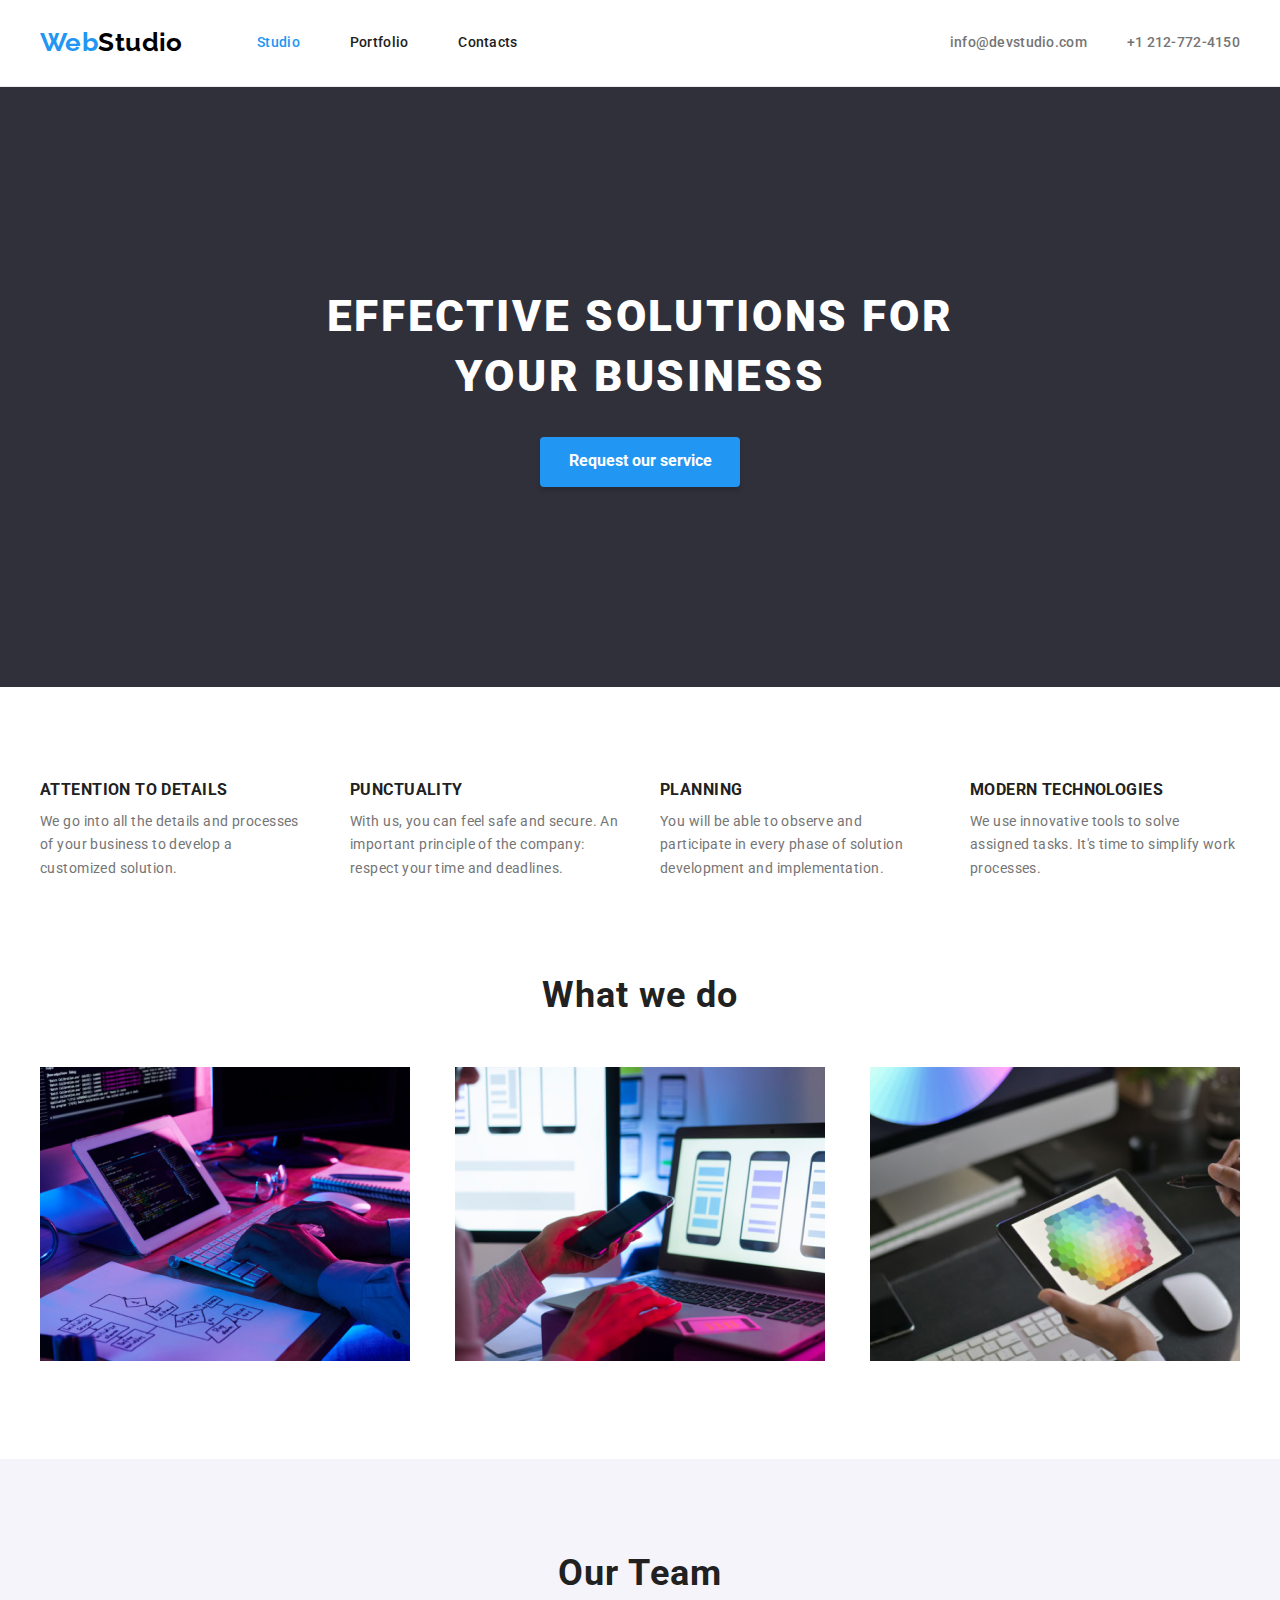
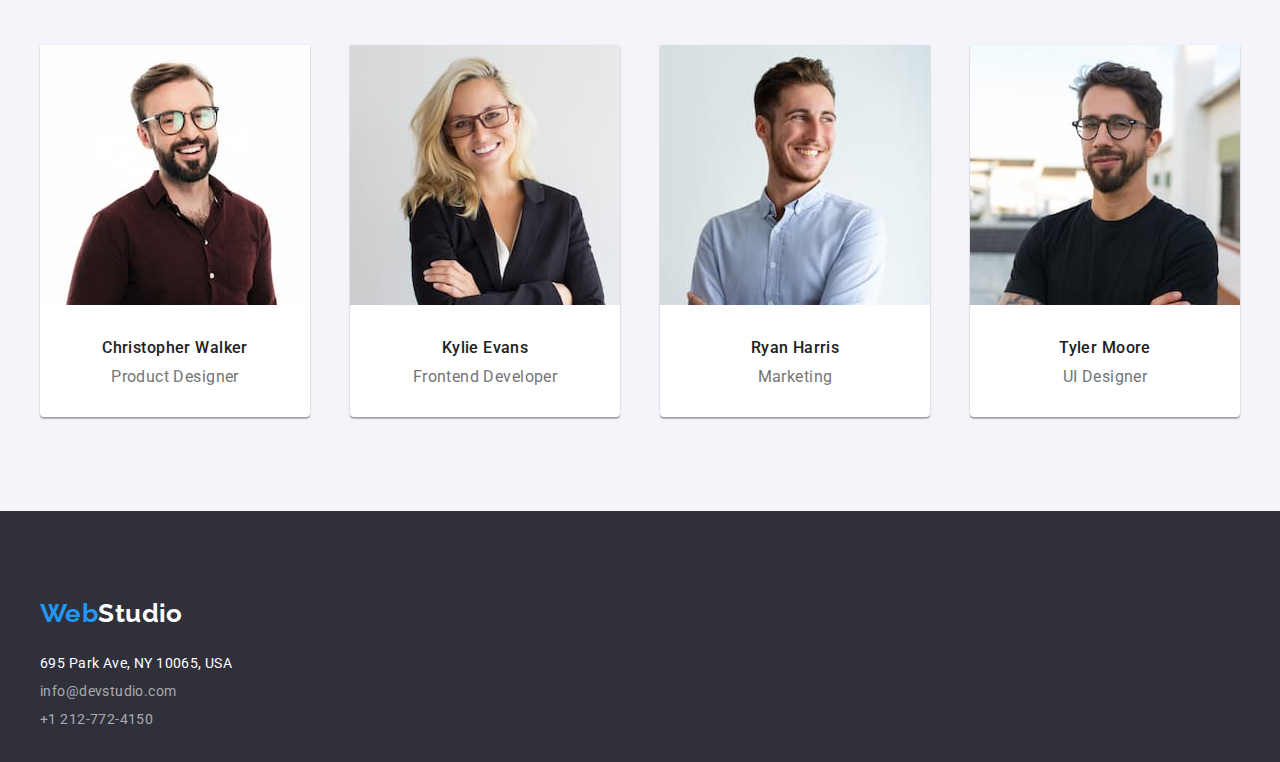
<file: index.html>
<!DOCTYPE html>
<html lang="en">
  <head>
    <meta charset="UTF-8" />
    <meta http-equiv="X-UA-Compatible" content="IE=edge" />
    <meta name="viewport" content="width=device-width, initial-scale=1.0" />
    <link rel="shortcut icon" type="x-icon" href="./images/logo.png" >
    <link rel="stylesheet" href="https://cdnjs.cloudflare.com/ajax/libs/modern-normalize/1.0.0/modern-normalize.min.css"/>
    <link rel="stylesheet" href="css/styles.css">
    <link rel="preconnect" href="https://fonts.googleapis.com">
    <link rel="preconnect" href="https://fonts.gstatic.com" crossorigin>
    <link href="https://fonts.googleapis.com/css2?family=Raleway:wght@700&family=Roboto:wght@400;500;700;900&display=swap" rel="stylesheet">
    <title>Web Studio</title>
  </head>
  <body>
    <header class="header">
      <section class="header-section container">
        <a href="index.html" class="logo">Web<spam class="logo-header">Studio</spam></a>
        <nav class="nav-link">
          <ul class="nav-link-list">
            <li><a href="index.html" class="nav-link-item current">Studio</a></li>
            <li><a href="portfolio.html" class="nav-link-item">Portfolio</a></li>
            <li><a href="#" class="nav-link-item">Contacts</a></li>
          </ul>
        </nav>
        <ul class="nav-contact-list">
          <li>
            <a href="mailto:info@devstudio.com" class="nav-contact">info@devstudio.com</a>
          </li>
          <li>
            <a href="tel:+12127724150" class="nav-contact">+1 212-772-4150</a>
          </li>
        </ul>
      </section>
    </header>
    <main>
      <section class="hero-section">
        <div class="hero-container container">
          <div>
            <h1 class="hero-title">EFFECTIVE SOLUTIONS FOR <br> YOUR BUSINESS</h1>
          </div>
          <div>
            <button type="button" class="hero-button">Request our service</button>
          </div>
        </div>
      </section>
      <section class="description-container container">
        <ul class="description-item unstyled-list">
          <li>
            <h3 class="description-title">ATTENTION TO DETAILS</h3>
            <p class="description-details">
              We go into all the details and processes of your business to develop
              a customized solution.
            </p>
          </li>
          <li>
            <h3 class="description-title">PUNCTUALITY</h3>
            <p class="description-details">
              With us, you can feel safe and secure. An important principle of the
              company: respect your time and deadlines.
            </p>
          </li>
          <li>
            <h3 class="description-title">PLANNING</h3>
            <p class="description-details">
              You will be able to observe and participate in every phase of
              solution development and implementation.
            </p>
          </li>
          <li>
            <h3 class="description-title">MODERN TECHNOLOGIES</h3>
            <p class="description-details">
              We use innovative tools to solve assigned tasks. It's time to
              simplify work processes.
            </p>
          </li>
        </ul>
      </section>
      <section class="what-we-do-section container">
        <h2 class="description-section">What we do</h2>
        <ul class="description-img">
          <li><img src="images/img.jpg" alt="laptop" width="370" /></li>
          <li><img src="images/img1.jpg" alt="telefon" width="370" /></li>
          <li><img src="images/img2.jpg" alt="tableta" width="370" /></li>
        </ul>
      </section>
      <section class="team-section">
        <div class="container">
          <h2 class="description-section">Our Team</h2>
          <ul class="team-list">
            <li class="team-list-item">
              <img src="images/team1.jpg" alt="Christopher Walker Photo" width="270"/>
              <h4 class="team-name">Christopher Walker</h4>
              <p class="team-profession">Product Designer</p>
            </li>
            <li class="team-list-item">
              <img src="images/team2.jpg" alt="Kylie Evans Photo" width="270"/>
              <h4 class="team-name">Kylie Evans</h4>
              <p class="team-profession">Frontend Developer</p>
            </li>
            <li class="team-list-item">
              <img src="images/team3.jpg" alt="Ryan Harris Photo" width="270"/>
              <h4 class="team-name">Ryan Harris</h4>
              <p class="team-profession">Marketing</p>
            </li>
            <li class="team-list-item">
              <img src="images/team4.jpg" alt="Tyler Moore Photo" width="270"/>
              <h4 class="team-name">Tyler Moore</h4>
              <p class="team-profession">UI Designer</p>
            </li>
          </ul>
        </div>
      </section>
    </main>
    <footer class="footer-section">
      <section class="footer-container container">
        <a href="index.html" class="logo">Web<span class="logo-footer">Studio</span></a>
        <address>
          <ul class="footer-contact">
            <li><a href="https://goo.gl/maps/XEtBJHLgHXzXXLZXA" target="_blank" class="contact-address">695 Park Ave, NY 10065, USA</a></li>
            <li><a href="mailto:info@devstudio.com" class="contact-footer">info@devstudio.com</a></li>
            <li><a href="tel:+12127724150" class="contact-footer">+1 212-772-4150</a></li>
          </ul>
        </address>
      </section>
    </footer>
  </body>
</html>
</file>
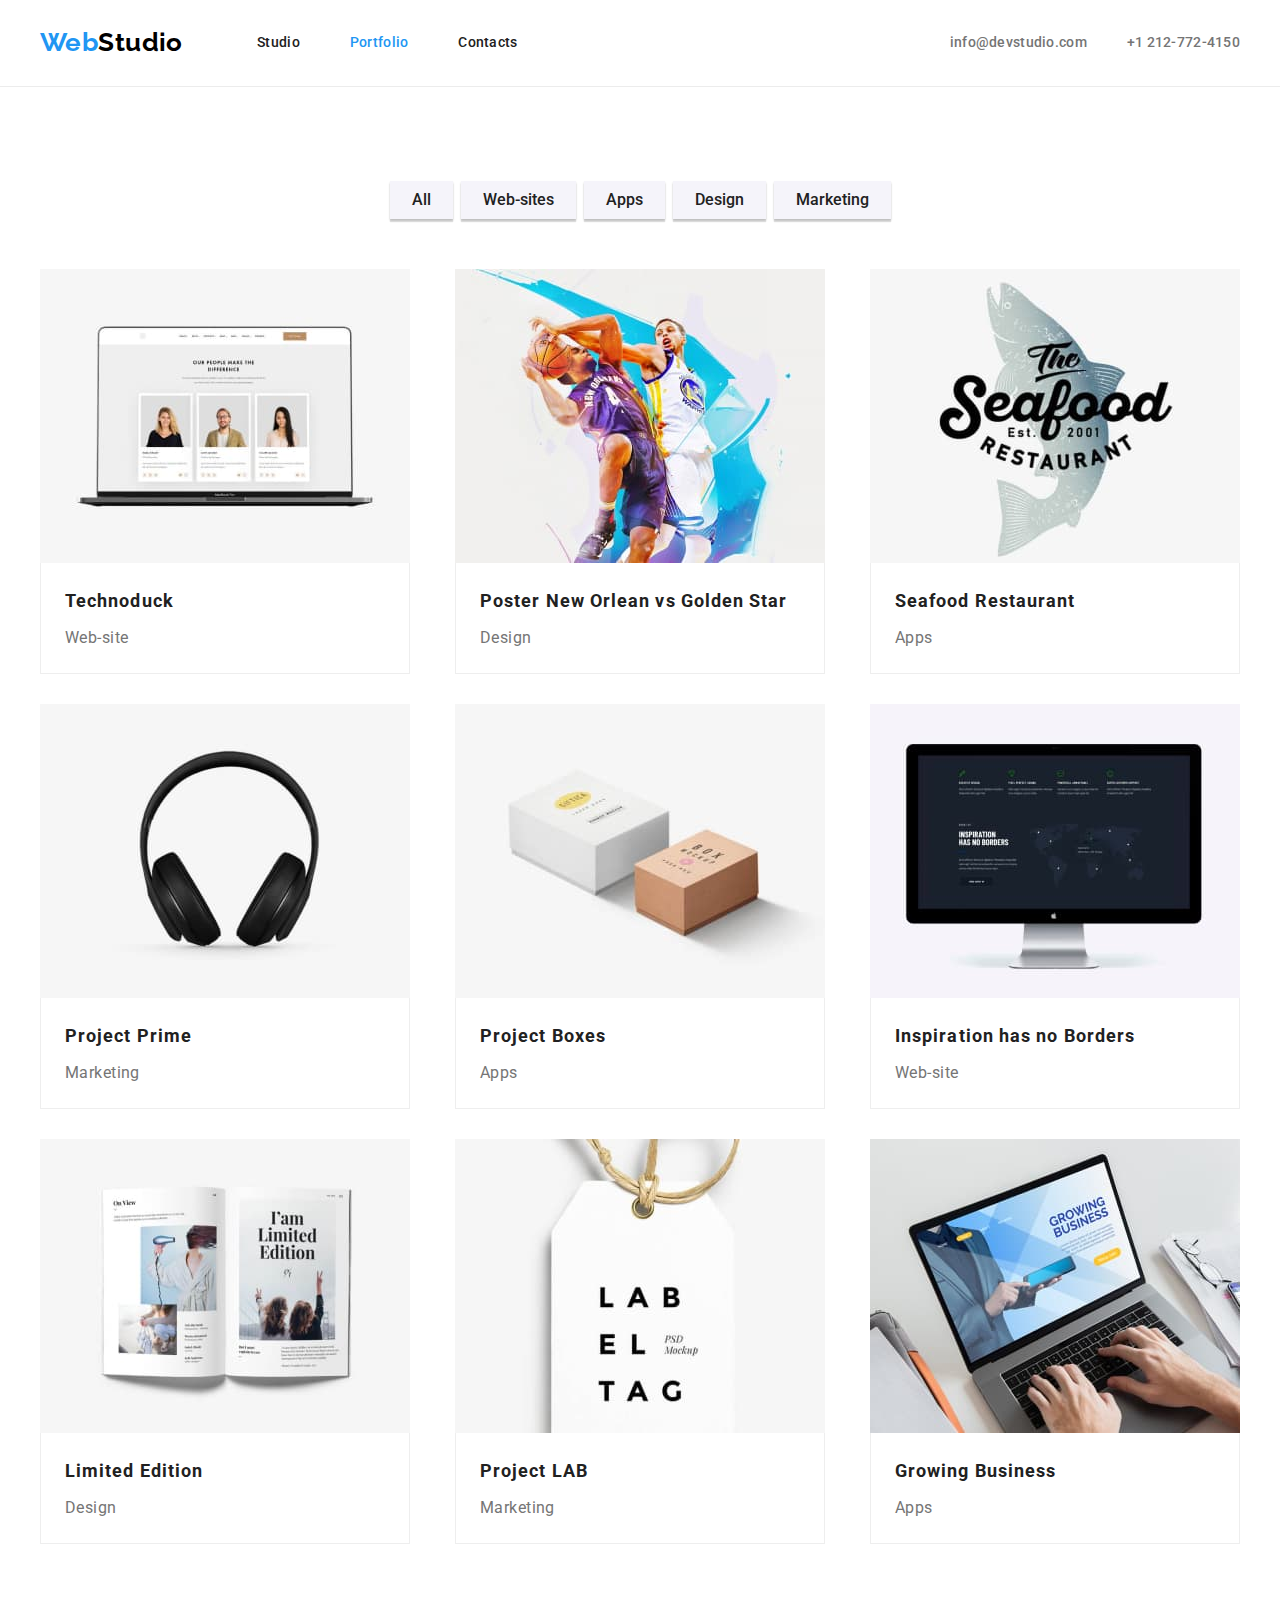
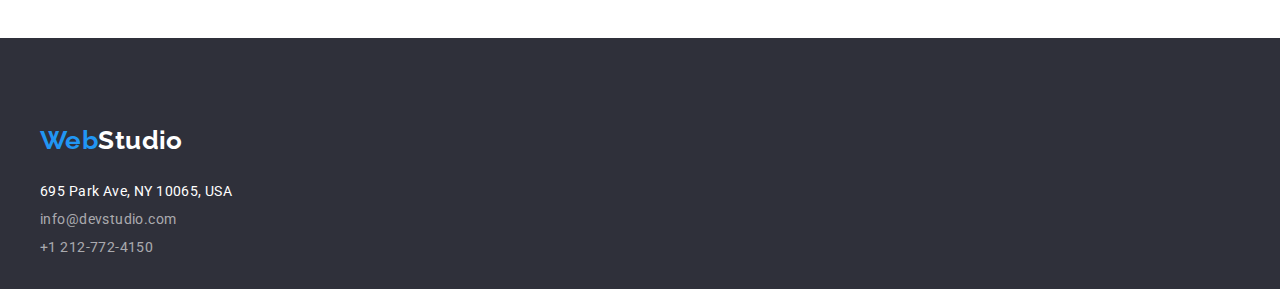
<file: portfolio.html>
<!DOCTYPE html>
<html lang="en">
 <head>
    <meta charset="UTF-8" />
    <meta http-equiv="X-UA-Compatible" content="IE=edge" />
    <meta name="viewport" content="width=device-width, initial-scale=1.0" />
    <link rel="shortcut icon" type="x-icon" href="./images/logo.png" >
    <link rel="stylesheet" href="https://cdnjs.cloudflare.com/ajax/libs/modern-normalize/1.0.0/modern-normalize.min.css"/>
    <link rel="stylesheet" href="css/styles.css">
    <link rel="preconnect" href="https://fonts.googleapis.com">
    <link rel="preconnect" href="https://fonts.gstatic.com" crossorigin>
    <link href="https://fonts.googleapis.com/css2?family=Raleway:wght@700&family=Roboto:wght@400;500;700;900&display=swap" rel="stylesheet">
    <title>Portfolio</title>
  </head>
  <body>
    <header class="header">
      <section class="header-section container">
        <a href="index.html" class="logo">Web<spam class="logo-header">Studio</spam></a>
        <nav class="nav-link">
          <ul class="nav-link-list">
            <li><a href="index.html" class="nav-link-item">Studio</a></li>
            <li><a href="portfolio.html" class="nav-link-item current">Portfolio</a></li>
            <li><a href="#" class="nav-link-item">Contacts</a></li>
          </ul>
        </nav>
        <ul class="nav-contact-list">
          <li>
            <a href="mailto:info@devstudio.com" class="nav-contact">info@devstudio.com</a>
          </li>
          <li>
            <a href="tel:+12127724150" class="nav-contact">+1 212-772-4150</a>
          </li>
        </ul>
      </section>
    </header>
    <main>
      <div class="container-button">
      <ul class="button-list unstyled-list">
        <li><button class="project-examples" type="button">All</button></li>
        <li><button class="project-examples" type="button">Web-sites</button></li>
        <li><button class="project-examples" type="button">Apps</button></li>
        <li><button class="project-examples" type="button">Design</button></li>
        <li><button class="project-examples" type="button">Marketing</button></li>
      </ul>
      </div>
      <div class="container">
        <ul class="project-item unstyled-list">
          <li class="project-item-list">
            <div class="project-img">
              <img src="images/portfolio/web_site_01.jpg" alt="Technoduck portfolio" width="370">
            </div>
              <div class="container-list-project">
              <h3 class="project-list">Technoduck</h3>
              <p class="project-profile">Web-site</p>
              </div>
          </li>
          <li class="project-item-list">
            <div class="project-img">
              <img src="images/portfolio/design_01.jpg" alt="Design portfolio" width="370">
            </div>
              <div class="container-list-project">
              <h3 class="project-list">Poster New Orlean vs Golden Star</h3>
              <p class="project-profile">Design</p>
              </div>
          </li>
          <li class="project-item-list">
            <div class="project-img">
              <img src="images/portfolio/apps_01.jpg" alt="Apps portfolio" width="370">
            </div>
              <div class="container-list-project">
              <h3 class="project-list">Seafood Restaurant </h3>
              <p class="project-profile">Apps</p>
              </div>
          </li>
          <li class="project-item-list">
            <div class="project-img">
              <img src="images/portfolio/marketing_01.jpg" alt="Marketing portfolio" width="370">
            </div>
              <div class="container-list-project">
              <h3 class="project-list">Project Prime</h3>
              <p class="project-profile">Marketing</p>
              </div>
          </li>
          <li class="project-item-list">
            <div class="project-img">
              <img src="images/portfolio/apps_02.jpg" alt="Apps portfolio" width="370">
            </div>
              <div class="container-list-project">
              <h3 class="project-list">Project Boxes</h3>
              <p class="project-profile">Apps</p>
              </div>
          </li>
          <li class="project-item-list">
            <div class="project-img">
              <img src="images/portfolio/web_site_02.jpg" alt="Web-site portfolio" width="370">
            </div>
              <div class="container-list-project">
              <h3 class="project-list">Inspiration has no Borders</h3>
              <p class="project-profile">Web-site</p>
              </div>
          </li>
          <li class="project-item-list">
            <div class="project-img">
              <img src="images/portfolio/design_02.jpg" alt="Design portfolio" width="370">
            </div>
              <div class="container-list-project">
              <h3 class="project-list">Limited Edition</h3>
              <p class="project-profile">Design</p>
              </div>
          </li>
          <li class="project-item-list">
            <div class="project-img">
              <img src="images/portfolio/marketing_02.jpg" alt="Marketing portfolio" width="370">
            </div>
              <div class="container-list-project">
              <h3 class="project-list">Project LAB</h3>
              <p class="project-profile">Marketing</p>
              </div>
          </li>
          <li class="project-item-list">
            <div class="project-img">
              <img src="images/portfolio/apps_03.jpg" alt="Apps portfolio" width="370">
            </div>
              <div class="container-list-project">
              <h3 class="project-list">Growing Business</h3>
              <p class="project-profile">Apps</p>
              </div>
          </li>
        </ul>
      </div>
    </main>
   <footer class="footer-section">
      <section class="footer-container container">
        <a href="index.html" class="logo">Web<span class="logo-footer">Studio</span></a>
        <address>
          <ul class="footer-contact">
            <li><a href="https://goo.gl/maps/XEtBJHLgHXzXXLZXA" target="_blank" class="contact-address">695 Park Ave, NY 10065, USA</a></li>
            <li><a href="mailto:info@devstudio.com" class="contact-footer">info@devstudio.com</a></li>
            <li><a href="tel:+12127724150" class="contact-footer">+1 212-772-4150</a></li>
          </ul>
        </address>
      </section>
    </footer>
  </body>
</html>
</file>
<file: css/styles.css>
body {
  font-family: "Roboto", sans-serif;
  font-size: 14px;
  color: #212121;
  letter-spacing: 0.03em;
  line-height: 1.14;
  background-color: var(--white-color);
  max-width: 100vw;
  margin: 0 auto;
}
:root {
  --white-color: #fff;
  --highlight-color: #2196f3;
  --highlight-hover-color: #188CE8;
  --description-color: #757575;
  --bg-color: #2f303a;
}
ul{
    list-style: none;
    padding: 0;
    margin: 0;
}
a{
    text-decoration: none;
}
.header{
  border-bottom: 1px solid #ECECEC;
}
.container{
  width: 1200px;
  margin: 0 auto;
}
.header-section{
  display: flex;
  align-items: center;
  justify-content: space-between;
}
.logo{
    font-family: "Raleway",sans-serif;
    font-size: 26px;
    font-weight: 700;
    line-height: 1.38;
    color: var(--highlight-color);
    padding: 25px 0;
    width: 145px;
}
.logo-header{
    color: #000;
}
.logo-footer{
    color: #fff;
   
}
.nav-link{
  padding-right: 30%;
}
.nav-link-list{
  display: flex;
  gap: 50px;
}
.nav-link-item{
    color: #212121;
    font-weight: 500;
    line-height: 1.17;
    letter-spacing: 0.02em;
    padding: 15px 0;
}
.nav-link-item:hover {
  color: var(--highlight-color);
}
.nav-contact-list{
  display: flex;
  gap: 40px;
}
.nav-contact{
  color: var(--description-color);
  font-weight: 500;
  letter-spacing: 0.02em;
  padding: 15px 0;
}
.nav-contact:hover{
  color: var(--highlight-color);
}
.current{
color: var(--highlight-color);
}
/* Hero Section */
.hero-section{
    background-color: var(--bg-color);
    height: 600px;
}
.hero-container{
  display: flex;
  gap: 30px;
  flex-direction: column;
  align-items: center;
  padding-top: 200px;
}
.hero-title {
  color: var(--white-color);
  font-weight: 900;
  font-size: 44px;
  line-height: 1.36;
  letter-spacing: 0.06em;
  text-align: center;
  margin: 0 auto;
}
.hero-button {
  width: 200px;
  height: 50px;
  color: var(--white-color);
  background-color: var(--highlight-color);
  font-weight: 700;
  font-size: 16px;
  line-height: 1.88;
  cursor: pointer;
  border: 0px;
  box-shadow: 0px 4px 4px 0px rgba(0, 0, 0, 0.15);
  border-radius: 4px;
  font-family: inherit;
}
.hero-button:hover,
.hero-button:active{
  background-color: var(--highlight-hover-color);
}
/* main section */
.description-container{
  padding-top: 94px;
}
.description-item{
  display: flex;
  justify-content: space-between;
}
.description-item li{
  width: 270px;
}
.description-title {
  font-weight: 700;
  margin: 0;
  padding-bottom: 10px;
}
.description-details {
  line-height: 1.71;
  color: var(--description-color);
  margin: 0;
}
.description-section{
  font-weight: 700;
  font-size: 36px;
  line-height: 1.16;
  letter-spacing: 0.03em;
  text-align: center;
  margin: 0;
  padding-bottom: 50px;
  padding-top: 94px;
}
.what-we-do-section{
padding-bottom: 94px;
}
.description-img{
  display: flex;
  justify-content: space-between;
}
.team-section{
background-color: #f5f4fa;
padding-bottom: 94px;
}
.team-name {
  font-weight: 500;
  font-size: 16px;
  line-height: 1.18;
  margin: 0;
  padding: 30px 0 10px;
}
.team-profession {
  font-size: 16px;
  line-height: 1.18;
  color: var(--description-color);
  margin: 0;
  padding-bottom: 30px;
}
.team-list{
  display: flex;
  justify-content: space-between;
}
.team-list-item{
  background-color: var(--white-color);
  box-shadow: 0px 2px 1px 0px rgba(0, 0, 0, 0.20), 0px 1px 1px 0px rgba(0, 0, 0, 0.14), 0px 1px 3px 0px rgba(0, 0, 0, 0.12);
  border-radius: 0px 0px 4px 4px;
  text-align: center;
}


/* footer */
 .footer-section{
    background-color: var(--bg-color);
    height: 251px;
    padding-top: 60px;
 }
 
 .contact-address {
  color: var(--white-color);
  font-style: normal;
}
.contact-footer {
  font-style: normal;
  color: rgba(255, 255, 255, 0.6);
}
.contact-footer:hover,
.contact-footer:active,
.contact-footer:focus {
  color: var(--highlight-color);
}
.footer-contact{
  display: flex;
  flex-direction: column;
  gap: 12px;
}
.footer-container{
  display: flex;
  flex-direction: column;
}

/* portfolio page */
.project-examples {
  font-weight: 500;
  font-size: 16px;
  line-height: 1.62;
  background-color: #f5f4fa;
  color: #212121;
  font-family: inherit;
  padding: 6px 22px;
  border: none;
  box-shadow: 0px 2px 2px 0px rgba(0, 0, 0, 0.12), 0px 1px 2px 0px rgba(0, 0, 0, 0.08), 0px 3px 1px 0px rgba(0, 0, 0, 0.10);
}
.project-img{
  width: 370px;
  height: 294px;
}
.project-examples:hover,
.project-examples:focus,
.project-examples:active {
  color: var(--white-color);
  background-color: var(--highlight-color);
  cursor: pointer;
}
.button-list{
  display: flex;
  justify-content: center;
  gap: 8px;
}
.container-button{
  padding: 94px 0 50px;
}
.project-list {
  font-weight: 700;
  font-size: 18px;
  line-height: 2;
  letter-spacing: 0.06em;
  margin: 0;
  padding: 20px 0 4px 24px;
}
.project-profile {
  font-size: 16px;
  line-height: 1.88;
  color: var(--description-color);
  margin: 0;
  padding: 0 0 20px 24px;
}
.project-item{
  display: flex;
  flex-wrap: wrap;
 justify-content: space-between;
 gap: 30px;
 padding-bottom: 94px;
}
.project-item-list{
  flex-basis: calc((100% - 90px) / 3);
}
.container-list-project{
  border: 1px solid #EEE;
  border-top: none;
}
</file>
